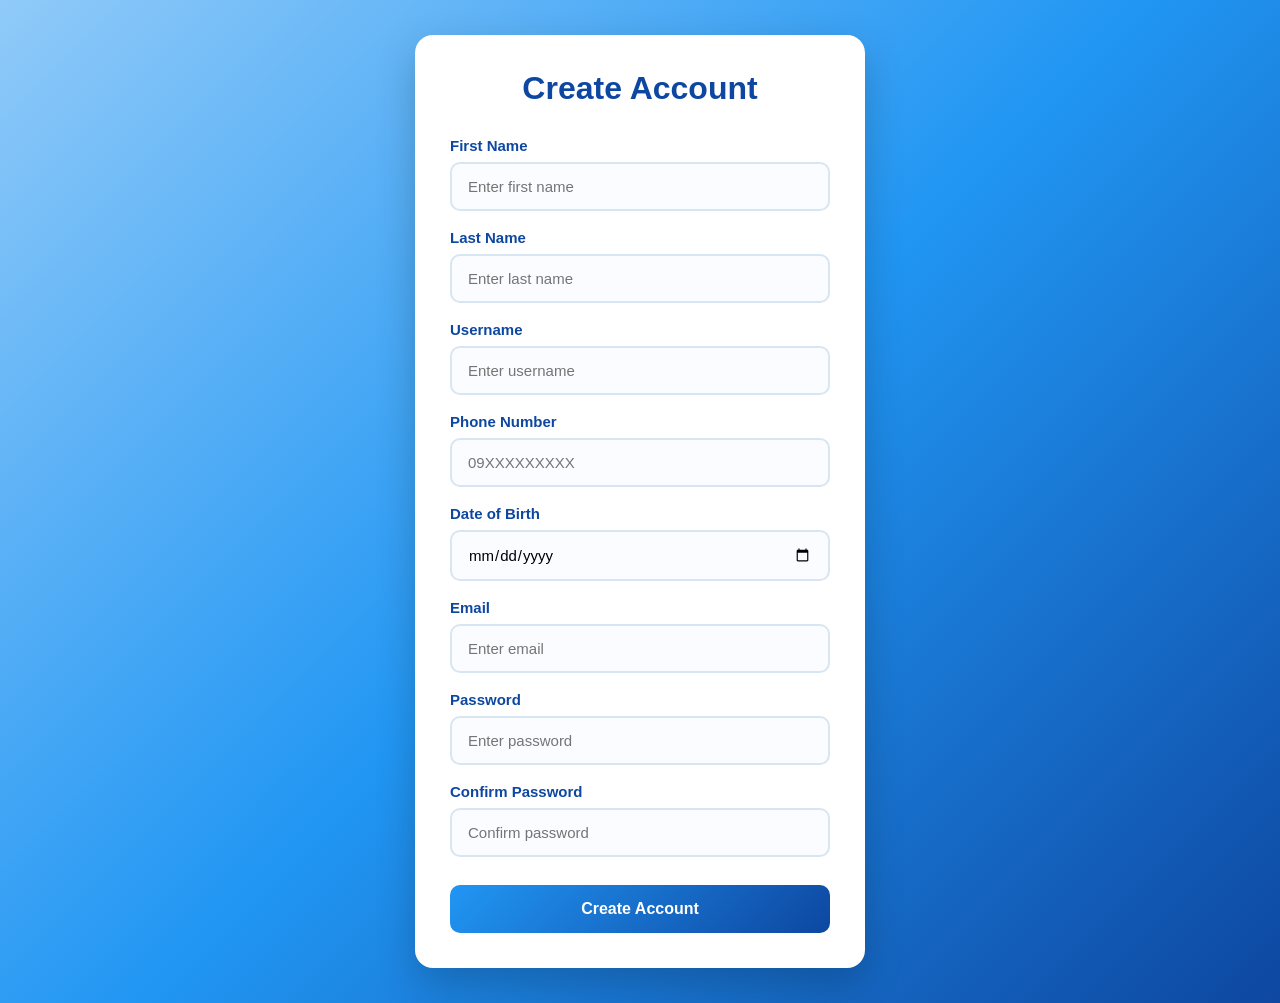
<file: form.html>
<!DOCTYPE html>
<html lang="en">
<head>
    <meta charset="UTF-8">
    <meta name="viewport" content="width=device-width, initial-scale=1.0">
    <title>Create Account</title>
    <link rel="stylesheet" href="form.css">
</head>
<body>

<section class="form">
    <div class="form-container">
        <div class="welcome">
            <h1>Create Account</h1>
        </div>

        <form class="create" id="registerForm" action="form.php" method="POST">

            <div class="form-row">
                <label for="fname">First Name</label>
                <input type="text" id="fname" name="fname" placeholder="Enter first name" required>
            </div>

            <div class="form-row">
                <label for="lname">Last Name</label>
                <input type="text" id="lname" name="lname" placeholder="Enter last name" required>
            </div>

            <div class="form-row">
                <label for="username">Username</label>
                <input type="text" id="username" name="username" placeholder="Enter username" required>
            </div>

            <div class="form-row">
                <label for="phone">Phone Number</label>
                <input type="tel" id="phone" name="phone" placeholder="09XXXXXXXXX" required>
            </div>

            <div class="form-row">
                <label for="dob">Date of Birth</label>
                <input type="date" id="dob" name="dob" required>
            </div>

            <div class="form-row">
                <label for="email">Email</label>
                <input type="email" id="email" name="email" placeholder="Enter email" required>
            </div>

            <div class="form-row">
                <label for="password">Password</label>
                <input type="password" id="password" name="password" placeholder="Enter password" required>
            </div>

            <div class="form-row">
                <label for="confirm_password">Confirm Password</label>
                <input type="password" id="confirm_password" name="confirm_password" placeholder="Confirm password" required>
            </div>

            <div class="button-container">
                <button  type="submit" value="Create Account">Create Account</button>
            </div>

        </form>
    </div>
</section>

</body>
</html>
</file>
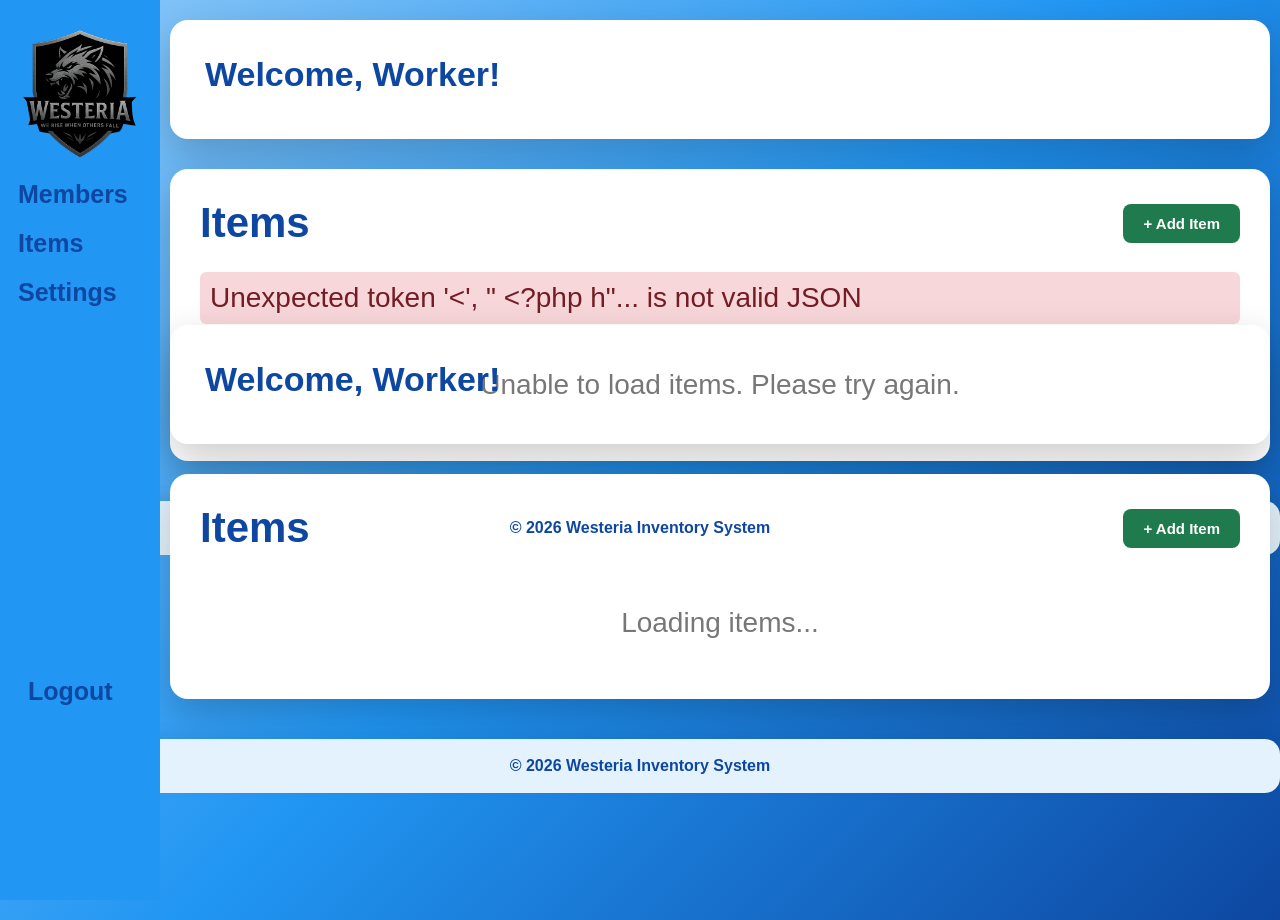
<file: items.html>
<!DOCTYPE html>
<html lang="en">
<head>
    <meta charset="UTF-8">
    <meta name="viewport" content="width=device-width, initial-scale=1.0">
    <title>Westerian Dashboard</title>
    <link rel="stylesheet" href="staffdash.css">

</head>
<!DOCTYPE html>
<html lang="en">
<head>
    <meta charset="UTF-8">
    <meta name="viewport" content="width=device-width, initial-scale=1.0">
    <title>Westerian Dashboard</title>
    <link rel="stylesheet" href="staffdash.css">
</head>

<body>

    <header class="navbar">
        <div class="logo">
            <img src="Westeria Logo with Fierce Wolf Emblem.png" alt="Westeria Logo">
        </div>

        <nav>
            <ul class="nav-links">
                <li><a href="staffdash.html">Members</a></li>
                <li><a href="items.html">Items</a></li>
                <li class="logout"><a href="login.html">Logout</a></li>
            </ul>
        </nav>
    </header>

    <main class="dashboard">

        <section class="hero">
            <h1>Welcome, Worker!</h1>
        </section>

        <section class="products">

            <div class="items-header">
                <h2>Items</h2>

                <button
                    type="button"
                    class="add-item-btn"
                    onclick="openAddItemModal()">
                    + Add Item
                </button>
            </div>

            <div id="message" class="message"></div>

            <div class="product" id="productList">
                <div class="empty-message">Loading items...</div>
            </div>

        </section>

    </main>

    <footer class="footer">
        <p>&copy; 2026 Westeria Inventory System</p>
    </footer>

    <div class="modal" id="addItemModal">

        <div class="modal-content">

            <div class="modal-header">
                <h2>Add Item</h2>

                <button
                    type="button"
                    class="close-btn"
                    onclick="closeAddItemModal()">
                    &times;
                </button>
            </div>

            <form id="addItemForm" enctype="multipart/form-data">

                <div class="form-group">
                    <label for="itemPicture">Item Picture</label>

                    <input
                        type="file"
                        id="itemPicture"
                        name="picture"
                        accept="image/*"
                        required>
                </div>

                <div class="form-group">
                    <label for="itemName">Item Name</label>

                    <input
                        type="text"
                        id="itemName"
                        name="name"
                        required>
                </div>

                <div class="form-group">
                    <label for="itemPrice">Price</label>

                    <input
                        type="text"
                        id="itemPrice"
                        name="price"
                        placeholder="Example: ₱100.00"
                        required>
                </div>

                <button type="submit" class="save-item-btn">
                    Save Item
                </button>

            </form>

        </div>

    </div>

<script>
"use strict";

const modal = document.getElementById("addItemModal");
const form = document.getElementById("addItemForm");
const productList = document.getElementById("productList");
const message = document.getElementById("message");

let messageTimer;

function openAddItemModal() {
    modal.style.display = "flex";
}

function closeAddItemModal() {
    modal.style.display = "none";
    form.reset();
}

window.addEventListener("click", function(event) {
    if (event.target === modal) {
        closeAddItemModal();
    }
});

function showMessage(text, type) {
    clearTimeout(messageTimer);

    message.textContent = text;
    message.className = "message " + type;
    message.style.display = "block";

    messageTimer = setTimeout(function() {
        message.style.display = "none";
    }, 4000);
}

function escapeHTML(value) {
    const div = document.createElement("div");
    div.textContent = String(value ?? "");
    return div.innerHTML;
}

async function loadItems() {
    productList.innerHTML = `
        <div class="empty-message">Loading items...</div>
    `;

    try {
        const response = await fetch(
            "process_items.php?action=list",
            { cache: "no-store" }
        );

        const data = await response.json();

        if (!response.ok || !data.success) {
            throw new Error(data.message || "Unable to load items.");
        }

        if (!Array.isArray(data.items)) {
            throw new Error("Invalid item list received from server.");
        }

        productList.innerHTML = "";

        if (data.items.length === 0) {
            productList.innerHTML = `
                <div class="empty-message">
                    No items have been added yet.
                </div>
            `;
            return;
        }

        data.items.forEach(function(item) {
            const itemId = Number(item.id);

            console.log("Item received from PHP:", item);
            console.log("Item ID:", item.id);

            const card = document.createElement("div");
            card.className = "product-card";

            const image = document.createElement("img");
            image.src = "data:image/jpeg;base64," + (item.picture || "");
            image.alt = String(item.name ?? "Item");

            const content = document.createElement("div");
            content.className = "product-content";

            const name = document.createElement("p");
            name.className = "category";
            name.textContent = item.name ?? "";

            const price = document.createElement("h3");
            price.textContent = "₱" + String(item.price ?? "");

            content.appendChild(name);
            content.appendChild(price);

            const buttonContainer = document.createElement("div");
            buttonContainer.className = "memberbutton";

            const removeButton = document.createElement("button");
            removeButton.type = "button";
            removeButton.className = "block remove-item-btn";
            removeButton.textContent = "Remove";

            if (!Number.isSafeInteger(itemId) || itemId <= 0) {
                removeButton.disabled = true;
                removeButton.title = "This item has no valid database ID.";
                console.error("Invalid item ID received:", item);
            } else {
                removeButton.addEventListener("click", function() {
                    removeItem(itemId, removeButton);
                });
            }

            buttonContainer.appendChild(removeButton);

            card.appendChild(image);
            card.appendChild(content);
            card.appendChild(buttonContainer);

            productList.appendChild(card);
        });

    } catch (error) {
        console.error("Load items error:", error);

        productList.innerHTML = `
            <div class="empty-message">
                Unable to load items. Please try again.
            </div>
        `;

        showMessage(error.message, "error");
    }
}

form.addEventListener("submit", async function(event) {
    event.preventDefault();

    const submitButton = form.querySelector(
        'button[type="submit"]'
    );

    const formData = new FormData(form);

    submitButton.disabled = true;
    submitButton.textContent = "Saving...";

    try {
        const response = await fetch("process_items.php", {
            method: "POST",
            body: formData
        });

        const data = await response.json();

        if (!response.ok || !data.success) {
            throw new Error(data.message || "Failed to add item.");
        }

        closeAddItemModal();

        showMessage("Item added successfully!", "success");

        await loadItems();

    } catch (error) {
        console.error("Add item error:", error);
        showMessage(error.message, "error");

    } finally {
        submitButton.disabled = false;
        submitButton.textContent = "Save Item";
    }
});

async function removeItem(id, button) {
    if (!Number.isSafeInteger(id) || id <= 0) {
        showMessage("Invalid item ID. Please reload the page.", "error");
        console.error("Invalid ID passed to removeItem:", id);
        return;
    }

    if (!confirm("Are you sure you want to remove this item?")) {
        return;
    }

    const originalText = button.textContent;
    button.disabled = true;
    button.textContent = "Removing...";

    try {
        const formData = new FormData();

        formData.append("action", "remove");
        formData.append("id", String(id));

        console.log("Sending removal request for item ID:", id);

        const response = await fetch("process_items.php", {
            method: "POST",
            body: formData
        });

        const data = await response.json();

        if (!response.ok || !data.success) {
            throw new Error(data.message || "Failed to remove item.");
        }

        showMessage("Item removed successfully!", "success");

        await loadItems();

    } catch (error) {
        console.error("Remove item error:", error);

        showMessage(error.message, "error");

        button.disabled = false;
        button.textContent = originalText;
    }
}

loadItems();

</script>

</body>
</html>


<body>

    <header class="navbar">
        <div class="logo">
            <img src="Westeria Logo with Fierce Wolf Emblem.png" alt="Westeria Logo">
        </div>

        <nav>
            <ul class="nav-links">
                <li><a href="staffdash.html">Members</a></li>
                <li><a href="items.html">Items</a></li>
                <li><a href="settings.html">Settings</a></li>
                <li class="logout"><a href="login.html">Logout</a></li>
            </ul>
        </nav>
    </header>

    <main class="dashboard">

        <section class="hero">
            <h1>Welcome, Worker!</h1>
        </section>

        <section class="products">

            <div class="items-header">
                <h2>Items</h2>

                <button class="add-item-btn" onclick="openAddItemModal()">
                    + Add Item
                </button>
            </div>

            <div id="message" class="message"></div>

            <div class="product" id="productList">
                <div class="empty-message">
                    Loading items...
                </div>
            </div>

        </section>

    </main>

    <footer class="footer">
        <p>&copy; 2026 Westeria Inventory System</p>
    </footer>



    <div class="modal" id="addItemModal">

        <div class="modal-content">

            <div class="modal-header">
                <h2>Add Item</h2>

                <button class="close-btn" onclick="closeAddItemModal()">
                    &times;
                </button>
            </div>

            <form id="addItemForm" enctype="multipart/form-data">

                <div class="form-group">
                    <label for="itemPicture">Item Picture</label>

                    <input
                        type="file"
                        id="itemPicture"
                        name="picture"
                        accept="image/*"
                        required
                    >
                </div>

                <div class="form-group">
                    <label for="itemName">Item Name</label>

                    <input
                        type="text"
                        id="itemName"
                        name="name"
                        required
                    >
                </div>

                <div class="form-group">
                    <label for="itemPrice">Price</label>

                    <input
                        type="text"
                        id="itemPrice"
                        name="price"
                        placeholder="Example: ₱100.00"
                        required
                    >
                </div>

                <button type="submit" class="save-item-btn">
                    Save Item
                </button>

            </form>

        </div>

    </div>


<script>

    const modal = document.getElementById("addItemModal");
    const form = document.getElementById("addItemForm");
    const productList = document.getElementById("productList");
    const message = document.getElementById("message");



    function openAddItemModal() {
        modal.style.display = "flex";
    }



    function closeAddItemModal() {
        modal.style.display = "none";
        form.reset();
    }



    window.onclick = function(event) {

        if (event.target === modal) {
            closeAddItemModal();
        }

    };



    async function loadItems() {

        try {

            const response = await fetch("process_items.php?action=list");

            const data = await response.json();

            if (!data.success) {
                throw new Error(data.message);
            }

            productList.innerHTML = "";

            if (data.items.length === 0) {

                productList.innerHTML = `
                    <div class="empty-message">
                        No items have been added yet.
                    </div>
                `;

                return;
            }


            data.items.forEach(item => {

                const card = document.createElement("div");

                card.className = "product-card";

                card.innerHTML = `

                    <img
                        src="data:image/jpeg;base64,${item.picture}"
                        alt="${escapeHTML(item.name)}"
                    >

                    <div class="product-content">

                        <p class="category">
                            ${escapeHTML(item.name)}
                        </p>

                        <h3>
                            ₱${escapeHTML(item.price)}
                        </h3>

                    </div>

                    <div class="memberbutton">

                        <button
                            class="block"
                            onclick="removeItem(${item.id})"
                        >
                            Remove
                        </button>

                    </div>
                `;

                productList.appendChild(card);

            });

        } catch (error) {

            productList.innerHTML = `
                <div class="empty-message">
                    Unable to load items.
                </div>
            `;

            showMessage(error.message, "error");
        }
    }


    form.addEventListener("submit", async function(event) {

        event.preventDefault();

        const formData = new FormData(form);

        try {

            const response = await fetch("process_items.php", {
                method: "POST",
                body: formData
            });

            const data = await response.json();

            if (!data.success) {
                throw new Error(data.message);
            }

            closeAddItemModal();

            showMessage("Item added successfully!", "success");

            loadItems();

        } catch (error) {

            showMessage(error.message, "error");

        }

    });



    async function removeItem(id) {

        if (!confirm("Are you sure you want to remove this item?")) {
            return;
        }

        try {

            const formData = new FormData();

            formData.append("action", "remove");
            formData.append("id", id);

            const response = await fetch("process_items.php", {
                method: "POST",
                body: formData
            });

            const data = await response.json();

            if (!data.success) {
                throw new Error(data.message);
            }

            showMessage("Item removed successfully!", "success");

            loadItems();

        } catch (error) {

            showMessage(error.message, "error");

        }
    }


    function showMessage(text, type) {

        message.textContent = text;

        message.className = "message " + type;

        message.style.display = "block";

        setTimeout(() => {
            message.style.display = "none";
        }, 3000);
    }



    function escapeHTML(text) {

        const div = document.createElement("div");

        div.textContent = text;

        return div.innerHTML;
    }



    loadItems();

</script>

</body>
</html>
</file>
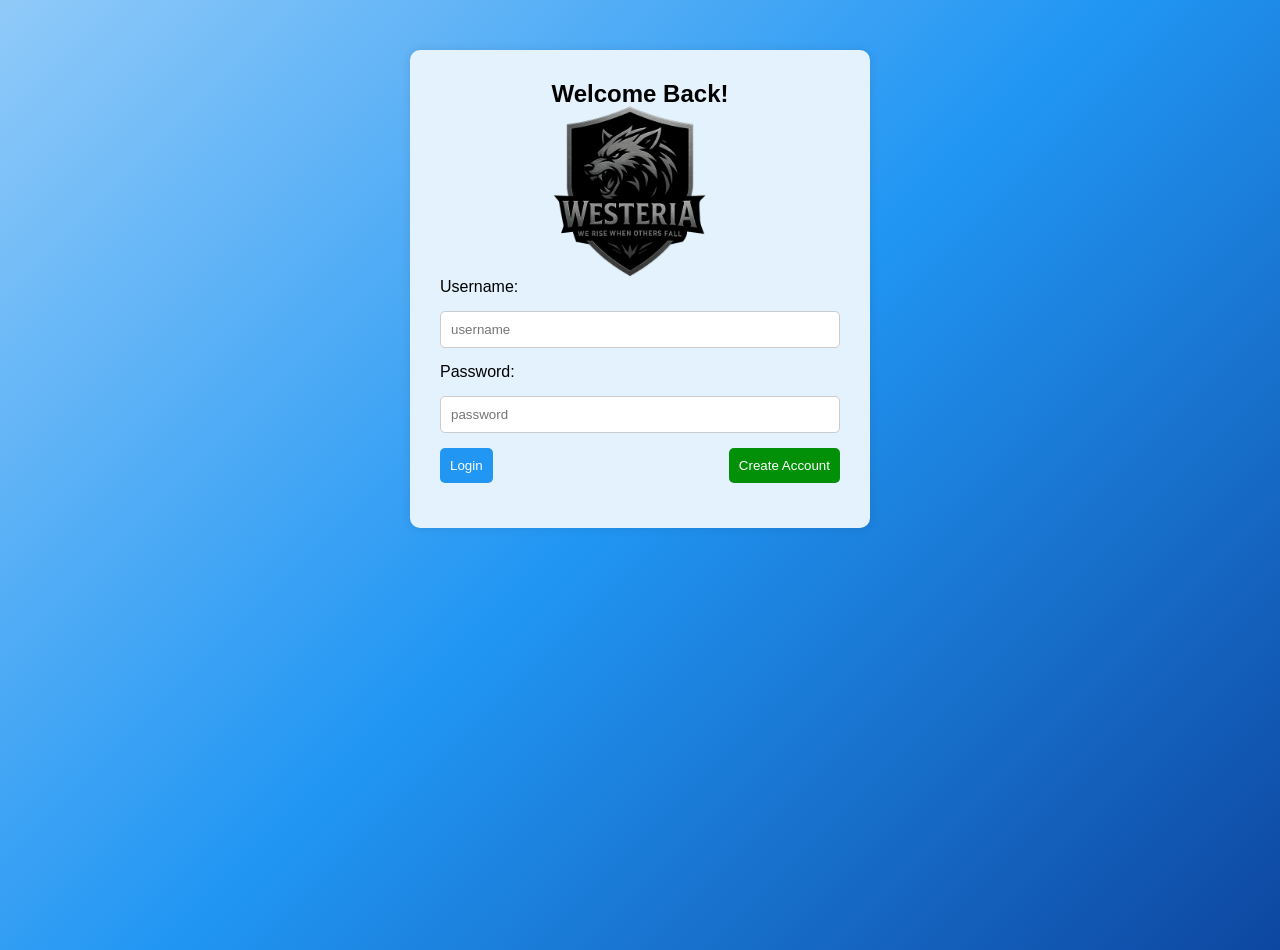
<file: login.html>
<!DOCTYPE html>
<html lang="en">
    <head>
        <meta charset="utf-8">
        <title>Login Page</title>
        <meta name="description" content="">
        <meta name="viewport" content="width=device-width, initial-scale=1">
        <link rel="stylesheet" href="style.css">
    </head>
    <body>
        
        <section class="form">
            <div class="form-container">
                <div class="welcome">
                    <h1>Welcome Back!</h1>
                </div>
                <form class="login-form" action="process_login.php" method="POST">
                    <div class="logo">
                        <img src="Westeria Logo with Fierce Wolf Emblem.png" alt="Logo">
                    </div>
        
                    <label for="username">Username:</label>
                    <input type="text" id="username" name="username" placeholder="username" required>
                    <label for="password">Password:</label>
                    <input type="password" id="password" name="password" placeholder="password" required>
                    <div class="button-container">
                        <button type="submit">Login</button>
                    </div>
                    <div class="create-account">
                        <button type="button" onclick="window.location.href='form.html'">Create Account</button>
                    </div>
                </form>

        </section>
    </body>
</html>
</file>
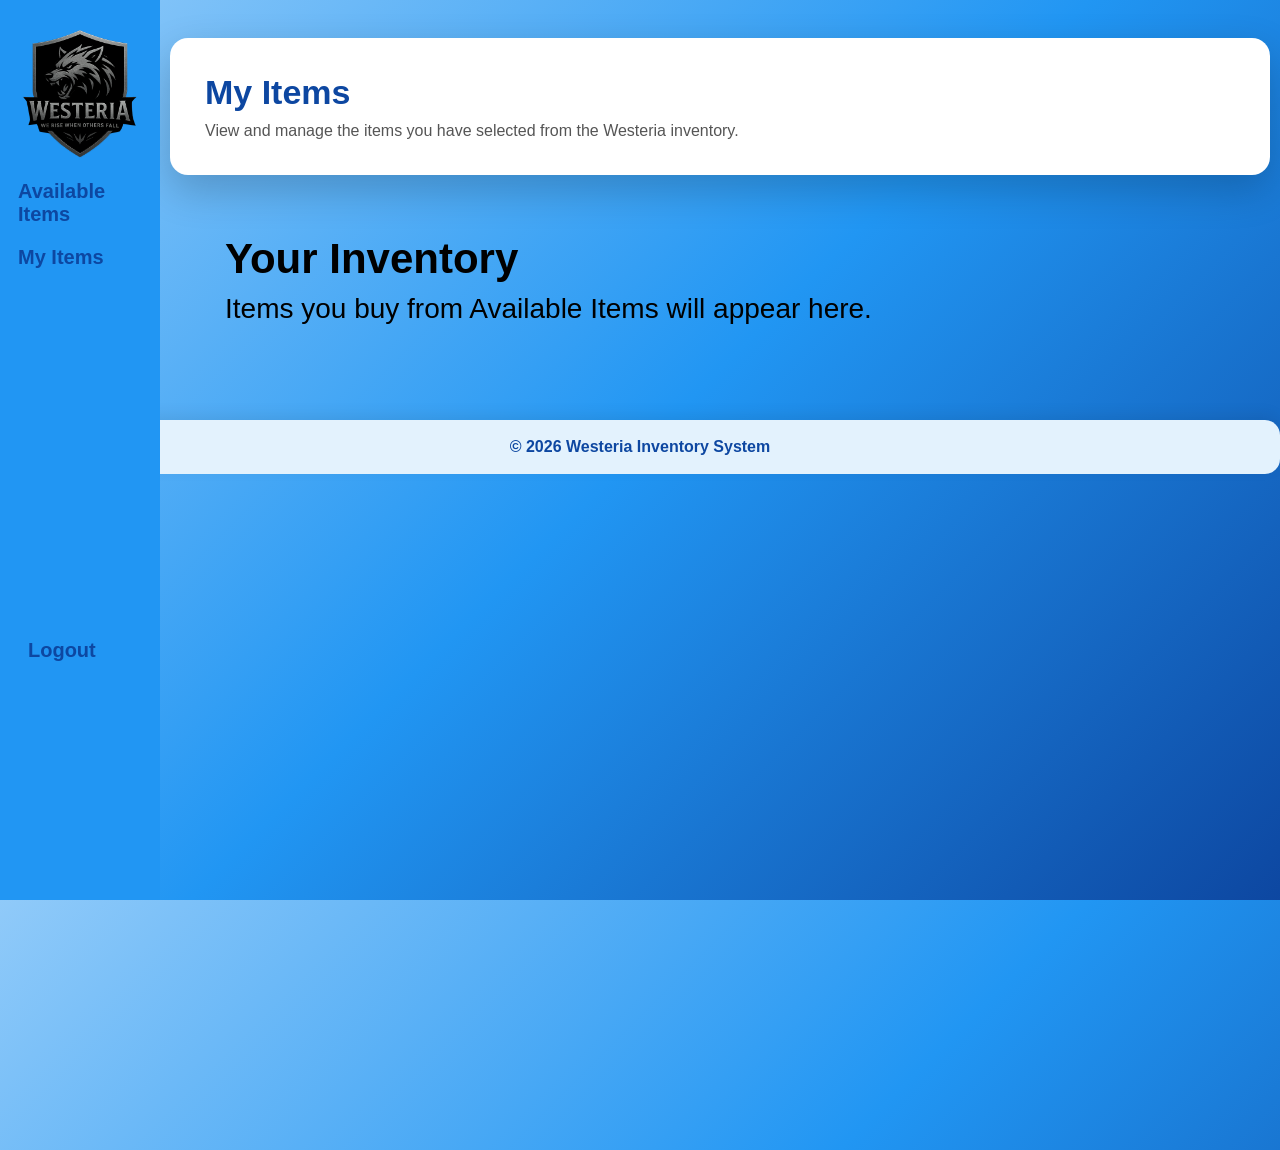
<file: myitems.html>
```html
<!DOCTYPE html>
<html lang="en">
<head>
    <meta charset="UTF-8">
    <meta name="viewport" content="width=device-width, initial-scale=1.0">

    <title>My Items | Westeria</title>

    <link rel="stylesheet" href="userdash.css">

</head>

<body>

    <header class="navbar">
        <div class="logo">
            <img
                src="Westeria Logo with Fierce Wolf Emblem.png"
                alt="Westeria Logo"
            >
        </div>

        <nav>
            <ul class="nav-links">
                <li>
                    <a href="userdash.html">Available Items</a>
                </li>

                <li>
                    <a href="myitems.html" aria-current="page">
                        My Items
                    </a>
                </li>

                <li class="logout">
                    <a href="login.html">Logout</a>
                </li>
            </ul>
        </nav>
    </header>

    <main class="dashboard">

        <section class="hero">
            <h1>My Items</h1>
            <p>
                View and manage the items you have selected
                from the Westeria inventory.
            </p>
        </section>

        <section class="myitems-section">

            <h2>Your Inventory</h2>

            <p class="myitems-description">
                Items you buy from Available Items will appear here.
            </p>

            <div
                id="myItemsMessage"
                role="status"
                aria-live="polite"
            ></div>

            

        </section>

    </main>

    <footer class="footer">
        <p>&copy; 2026 Westeria Inventory System</p>
    </footer>

    <script>
        "use strict";

        const myItemsList =
            document.getElementById("myItemsList");

        const myItemsMessage =
            document.getElementById("myItemsMessage");

        const retryButton =
            document.getElementById("retryButton");

        let isLoading = false;

        function formatPrice(value) {
            const price = Number(value);

            if (value === null || value === undefined ||
                String(value).trim() === "" ||
                !Number.isFinite(price)) {
                return "Price unavailable";
            }

            return price.toLocaleString("en-PH", {
                style: "currency",
                currency: "PHP"
            });
        }

        function getPicture(picture) {
            if (!picture) {
                return "";
            }

            const value = String(picture).trim();

            if (value.startsWith("data:image/")) {
                return value;
            }

            if (/^[A-Za-z0-9+/]+={0,2}$/.test(value)) {
                return "data:image/jpeg;base64," + value;
            }

            if (
                !value.startsWith("http://") &&
                !value.startsWith("https://") &&
                !value.startsWith("/") &&
                !value.startsWith("./") &&
                !value.startsWith("../")
            ) {
                return value;
            }

            return value;
        }

        function createItemCard(item) {
            const card = document.createElement("article");
            card.className = "myitem-card";

            const image = document.createElement("img");
            image.alt = String(item.name || "Inventory item");
            image.loading = "lazy";

            const picture = getPicture(item.picture);

            if (picture) {
                image.src = picture;

                image.addEventListener("error", function () {
                    image.removeAttribute("src");
                    image.alt = "Picture unavailable";
                });
            } else {
                image.alt = "No picture available";
            }

            const content = document.createElement("div");
            content.className = "myitem-content";

            const name = document.createElement("h3");
            name.textContent = String(item.name || "Unnamed Item");

            const price = document.createElement("p");
            price.className = "myitem-price";
            price.textContent = formatPrice(item.price);

            const status = document.createElement("span");
            status.className = "myitem-status";
            status.textContent = String(item.status || "Selected");

            content.append(name, price, status);

            if (item.date_added) {
                const date = document.createElement("p");
                date.className = "myitem-date";
                date.textContent =
                    "Added: " + String(item.date_added);

                content.appendChild(date);
            }

            card.append(image, content);

            return card;
        }

        async function loadMyItems() {
            if (isLoading) {
                return;
            }

            isLoading = true;
            retryButton.hidden = true;
            myItemsMessage.textContent = "";

            myItemsList.replaceChildren();

            const loading = document.createElement("p");
            loading.className = "empty-message";
            loading.textContent = "Loading your items...";

            myItemsList.appendChild(loading);

            try {
                const response = await fetch(
                    "process_items.php?action=myitems",
                    {
                        method: "GET",
                        cache: "no-store",
                        credentials: "same-origin",
                        headers: {
                            "Accept": "application/json"
                        }
                    }
                );

                const data = await response.json();

                if (!response.ok || !data.success) {
                    throw new Error(
                        data.message || "Unable to load your items."
                    );
                }

                if (!Array.isArray(data.items)) {
                    throw new Error("Invalid items received from server.");
                }

                myItemsList.replaceChildren();

                if (data.items.length === 0) {
                    const empty = document.createElement("p");
                    empty.className = "empty-message";
                    empty.textContent =
                        "You have no items yet. Visit Available Items to get started.";

                    myItemsList.appendChild(empty);
                    return;
                }

                const fragment = document.createDocumentFragment();

                data.items.forEach(function (item) {
                    fragment.appendChild(createItemCard(item));
                });

                myItemsList.appendChild(fragment);

            } catch (error) {
                console.error("My Items error:", error);

                myItemsList.replaceChildren();

                const message = document.createElement("p");
                message.className = "empty-message";
                message.textContent =
                    "No Items yet visit Available Items";

                myItemsList.appendChild(message);

                myItemsMessage.textContent =
                    error.message || "A server error occurred.";

                retryButton.hidden = false;

            } finally {
                isLoading = false;
            }
        }

        retryButton.addEventListener("click", loadMyItems);

        loadMyItems();
    </script>

</body>
</html>
</file>
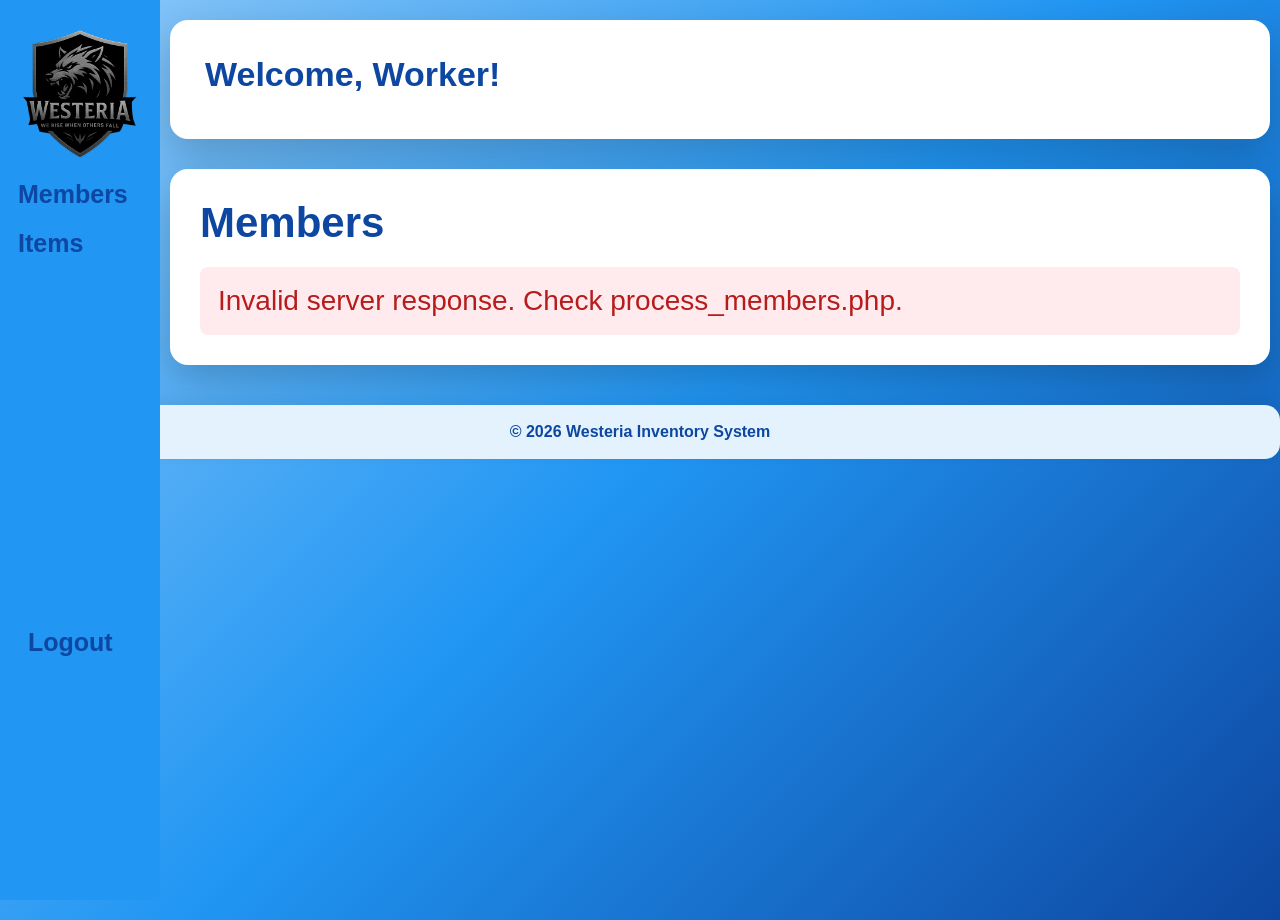
<file: staffdash.html>
<!DOCTYPE html>
<html lang="en">
<head>
    <meta charset="UTF-8">
    <meta name="viewport" content="width=device-width, initial-scale=1.0">
    <title>Westerian Dashboard</title>
    <link rel="stylesheet" href="staffdash.css">
    
</head>
<body>

    <header class="navbar">
        <div class="logo">
            <img src="Westeria Logo with Fierce Wolf Emblem.png" alt="Westeria Logo">
        </div>

        <nav>
            <ul class="nav-links">
                <li><a href="staffdash.html">Members</a></li>
                <li><a href="items.html">Items</a></li>
                <li class="logout"><a href="login.html">Logout</a></li>
            </ul>
        </nav>
    </header>

    <main class="dashboard">
        <section class="hero">
            <h1>Welcome, Worker!</h1>
        </section>

        <section class="products">
            <div class="members-heading">
                <h2>Members</h2>
            </div>

            <div id="notice" class="notice" role="status"></div>

            <div id="membersList" class="members-list">
                <div class="members-message">Loading members...</div>
            </div>
        </section>
    </main>

    <footer class="footer">
        <p>&copy; 2026 Westeria Inventory System</p>
    </footer>

    <script>
        "use strict";

        const membersList = document.getElementById("membersList");
        const notice = document.getElementById("notice");

        let refreshTimer;
        let noticeTimer;
        let isLoading = false;

        function showNotice(message, type) {
            clearTimeout(noticeTimer);
            notice.textContent = message;
            notice.className = "notice " + type;

            noticeTimer = setTimeout(function() {
                notice.className = "notice";
                notice.textContent = "";
            }, 3500);
        }

        async function apiRequest(url, options = {}) {
            const response = await fetch(url, options);
            let data;

            try {
                data = await response.json();
            } catch {
                throw new Error("Invalid server response. Check process_members.php.");
            }

            if (!response.ok || !data.success) {
                throw new Error(data.message || "The request failed.");
            }

            return data;
        }

        function createMemberCard(member) {
            const memberId = Number(member.id);
            const username = String(member.username ?? "Unknown user");
            const isBlocked = Number(member.is_blocked) === 1;

            const card = document.createElement("article");
            card.className = "member-card";

            if (isBlocked) {
                card.classList.add("blocked-card");
            }

            const avatar = document.createElement("div");
            avatar.className = "member-avatar";
            avatar.textContent = username.charAt(0).toUpperCase();

            const info = document.createElement("div");
            info.className = "member-info";

            const name = document.createElement("h3");
            name.textContent = username;

            const status = document.createElement("p");
            status.className = "member-status " + (isBlocked ? "blocked" : "active");
            status.textContent = isBlocked ? "Account Blocked" : "Account Active";

            const button = document.createElement("button");
            button.type = "button";
            button.className = "member-action " + (isBlocked ? "unblock" : "block");
            button.textContent = isBlocked ? "Unblock" : "Block";

            if (!Number.isSafeInteger(memberId) || memberId <= 0) {
                button.disabled = true;
                button.textContent = "Unavailable";
            } else {
                button.addEventListener("click", function() {
                    changeMemberStatus(memberId, username, isBlocked, button);
                });
            }

            info.append(name, status, button);
            card.append(avatar, info);

            return card;
        }

        async function loadMembers(showLoading = false) {
            if (isLoading) {
                return;
            }

            isLoading = true;

            if (showLoading) {
                membersList.replaceChildren();
                const loading = document.createElement("div");
                loading.className = "members-message";
                loading.textContent = "Loading members...";
                membersList.appendChild(loading);
            }

            try {
                const data = await apiRequest("process_members.php", {
                    method: "GET",
                    cache: "no-store"
                });

                if (!Array.isArray(data.members)) {
                    throw new Error("The server returned an invalid member list.");
                }

                const fragment = document.createDocumentFragment();

                data.members.forEach(function(member) {
                    fragment.appendChild(createMemberCard(member));
                });

                if (data.members.length === 0) {
                    const empty = document.createElement("div");
                    empty.className = "members-message";
                    empty.textContent = "No registered members found yet.";
                    fragment.appendChild(empty);
                }

                membersList.replaceChildren(fragment);
            } catch (error) {
                console.error("Member loading error:", error);

                if (membersList.children.length === 0 || showLoading) {
                    const errorMessage = document.createElement("div");
                    errorMessage.className = "members-message error";
                    errorMessage.textContent = error.message;
                    membersList.replaceChildren(errorMessage);
                }
            } finally {
                isLoading = false;
            }
        }

        async function changeMemberStatus(id, username, isBlocked, button) {
            const action = isBlocked ? "unblock" : "block";
            const question = isBlocked
                ? "Are you sure you want to unblock " + username + "?"
                : "Are you sure you want to block " + username + "?";

            if (!confirm(question)) {
                return;
            }

            const originalText = button.textContent;
            button.disabled = true;
            button.textContent = isBlocked ? "Unblocking..." : "Blocking...";

            const formData = new FormData();
            formData.append("action", action);
            formData.append("id", String(id));

            try {
                const data = await apiRequest("process_members.php", {
                    method: "POST",
                    body: formData
                });

                showNotice(data.message, "success");
                await loadMembers();
            } catch (error) {
                showNotice(error.message, "error");
                button.disabled = false;
                button.textContent = originalText;
            }
        }

        loadMembers(true);

        refreshTimer = setInterval(function() {
            loadMembers(false);
        }, 5000);

        window.addEventListener("beforeunload", function() {
            clearInterval(refreshTimer);
            clearTimeout(noticeTimer);
        });
    </script>

</body>
</html>
</file>
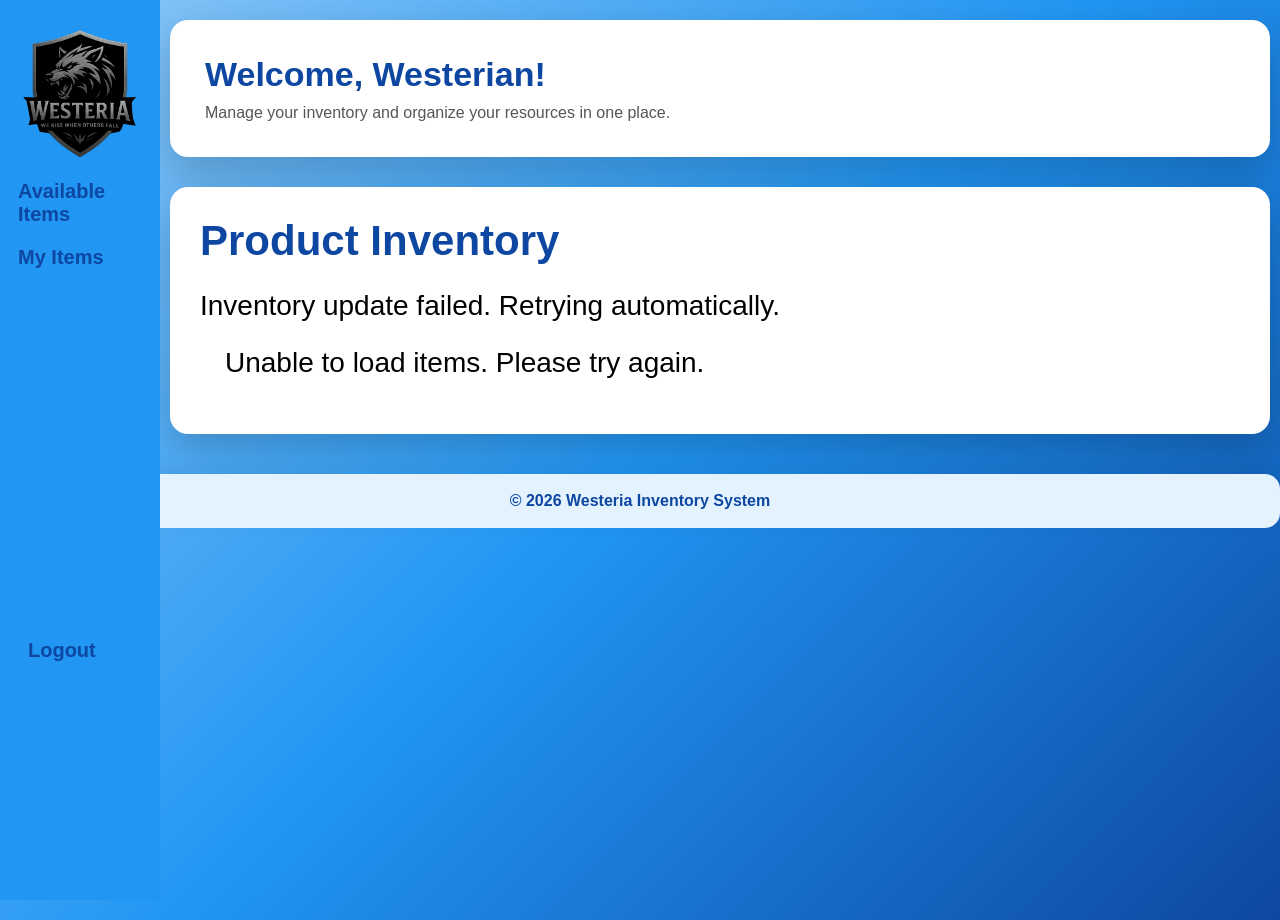
<file: userdash.html>
<!DOCTYPE html>
<html lang="en">
<head>
    <meta charset="UTF-8">
    <meta name="viewport" content="width=device-width, initial-scale=1.0">

    <title>Westerian Dashboard</title>

    <link rel="stylesheet" href="userdash.css">

</head>

<body>

    <header class="navbar">
        <div class="logo">
            <img
                src="Westeria Logo with Fierce Wolf Emblem.png"
                alt="Westeria Logo"
            >
        </div>

        <nav>
            <ul class="nav-links">
                <li><a href="userdash.html">Available Items</a></li>
                <li><a href="myitems.html">My Items</a></li>
                <li class="logout"><a href="login.html">Logout</a></li>
            </ul>
        </nav>
    </header>

    <main class="dashboard">

        <section class="hero">
            <h1>Welcome, Westerian!</h1>
            <p>Manage your inventory and organize your resources in one place.</p>
        </section>

        <section class="products">

            <h2>Product Inventory</h2>

            <div
                id="inventoryMessage"
                role="status"
                aria-live="polite"
            ></div>

            <div class="product" id="productList">
                <div class="empty-message">Loading items...</div>
            </div>

        </section>

    </main>

    <footer class="footer">
        <p>&copy; 2026 Westeria Inventory System</p>
    </footer>

    <script>
        "use strict";

        const productList = document.getElementById("productList");
        const inventoryMessage = document.getElementById("inventoryMessage");

        let refreshTimer;
        let isLoading = false;
        let isFirstLoad = true;

        async function buyItem(item, button) {
            if (!item.id) {
                alert("This item has no database ID. Please check your PHP response.");
                return;
            }

            const confirmed = confirm(
                "Do you want to buy " + String(item.name || "this item") + "?"
            );

            if (!confirmed) {
                return;
            }
            button.disabled = true;
            button.textContent = "Processing...";

            try {
                const response = await fetch(
                    "process_items.php?action=buy",
                    {
                        method: "POST",
                        cache: "no-store",
                        credentials: "same-origin",
                        headers: {
                            "Content-Type": "application/json",
                            "Accept": "application/json"
                        },
                        body: JSON.stringify({
                            item_id: item.id
                        })
                    }
                );

                let data;

                try {
                    data = await response.json();
                } catch {
                    throw new Error(
                        "Invalid server response. Check process_items.php."
                    );
                }

                if (!response.ok || !data.success) {
                    throw new Error(
                        data.message || "Unable to complete the purchase."
                    );
                }

                alert("Item successfully added to My Items!");

                window.location.href = "myitems.html";

            } catch (error) {
                console.error("Buy item error:", error);

                alert(error.message || "Something went wrong.");

                button.disabled = false;
                button.textContent = "Buy It";
            }
        }

        async function loadItems() {
            if (isLoading) {
                return;
            }

            isLoading = true;

            if (isFirstLoad) {
                productList.replaceChildren();

                const loading = document.createElement("div");
                loading.className = "empty-message";
                loading.textContent = "Loading items...";

                productList.appendChild(loading);
            }

            try {
                const response = await fetch(
                    "process_items.php?action=list",
                    {
                        method: "GET",
                        cache: "no-store",
                        credentials: "same-origin"
                    }
                );

                let data;

                try {
                    data = await response.json();
                } catch {
                    throw new Error(
                        "Invalid server response. Check process_items.php."
                    );
                }

                if (!response.ok || !data.success) {
                    throw new Error(
                        data.message || "Unable to load inventory."
                    );
                }

                if (!Array.isArray(data.items)) {
                    throw new Error("Invalid inventory data received.");
                }

                const fragment = document.createDocumentFragment();

                if (data.items.length === 0) {
                    const empty = document.createElement("div");
                    empty.className = "empty-message";
                    empty.textContent = "No items are available yet.";

                    fragment.appendChild(empty);
                }

                data.items.forEach(function(item) {
                    const card = document.createElement("div");
                    card.className = "product-card";

                    const image = document.createElement("img");

                    image.alt = String(item.name || "Inventory item");
                    image.loading = "lazy";

                    if (item.picture) {
                        const picture = String(item.picture);

                        image.src = picture.startsWith("data:image/")
                            ? picture
                            : "data:image/jpeg;base64," + picture;
                    } else {
                        image.alt = "No picture available";
                    }

                    image.addEventListener("error", function() {
                        image.removeAttribute("src");
                        image.alt = "Picture unavailable";
                    });

                    const content = document.createElement("div");
                    content.className = "product-content";

                    const category = document.createElement("p");
                    category.className = "category";
                    category.textContent = "Inventory Item";

                    const name = document.createElement("h3");
                    name.textContent = String(item.name || "Unnamed Item");

                    const price = document.createElement("p");
                    price.className = "item-price";

                    const rawPrice = String(item.price ?? "");

                    price.textContent = rawPrice.startsWith("₱")
                        ? rawPrice
                        : "₱" + rawPrice;

                    // Create the Buy It button.
                    const buyButton = document.createElement("button");
                    buyButton.type = "button";
                    buyButton.className = "buy-button";
                    buyButton.textContent = "Buy It";

                    buyButton.addEventListener("click", function() {
                        buyItem(item, buyButton);
                    });

                    content.append(
                        category,
                        name,
                        price,
                        buyButton
                    );

                    card.append(image, content);
                    fragment.appendChild(card);
                });

                productList.replaceChildren(fragment);

                inventoryMessage.textContent = "";
                isFirstLoad = false;

            } catch (error) {
                console.error("Inventory loading error:", error);

                if (isFirstLoad) {
                    productList.replaceChildren();

                    const errorMessage = document.createElement("div");
                    errorMessage.className = "empty-message";
                    errorMessage.textContent =
                        "Unable to load items. Please try again.";

                    productList.appendChild(errorMessage);
                }

                inventoryMessage.textContent =
                    "Inventory update failed. Retrying automatically.";

            } finally {
                isLoading = false;
            }
        }

        loadItems();

        refreshTimer = setInterval(function() {
            loadItems();
        }, 3000);

        window.addEventListener("beforeunload", function() {
            clearInterval(refreshTimer);
        });
    </script>

</body>
</html>
</file>
<file: form.css>
:root{
    --primary:#ffffff;
    --second:#E3F2FD;
    --third:#90CAF9;
    --fourth:#2196F3;
    --fifth:#0D47A1;
    --sixth:#1565C0;
}

*{
    margin:0;
    padding:0;
    box-sizing:border-box;
    font-family:Arial, Helvetica, sans-serif;
}

body{
    min-height:100vh;
    display:flex;
    justify-content:center;
    align-items:center;
    background:linear-gradient(135deg,#90CAF9,#2196F3,#0D47A1);
}

.form{
    width:100%;
    max-width:520px;
    padding:35px;
}

.form-container{
    background:var(--primary);
    border-radius:18px;
    padding:35px;
    box-shadow:0 15px 40px rgba(0,0,0,.2);
}

.welcome{
    text-align:center;
    margin-bottom:30px;
}

.welcome h1{
    color:var(--fifth);
    margin-bottom:8px;
    font-size:32px;
}


.create{
    display:flex;
    flex-direction:column;
    gap:18px;
}

.form-row{
    display:flex;
    flex-direction:column;
    gap:8px;
}

.form-row label{
    color:var(--fifth);
    font-weight:600;
    font-size:15px;
}

.form-row input{
    width:100%;
    padding:14px 16px;
    border:2px solid #d8e5f2;
    border-radius:10px;
    outline:none;
    font-size:15px;
    transition:.3s;
    background:#fafcff;
}


.button-container{
    margin-top:10px;
}

.button-container button{
    width:100%;
    padding:15px;
    border:none;
    border-radius:10px;
    background:linear-gradient(135deg,#2196F3,#0D47A1);
    color:white;
    font-size:16px;
    font-weight:bold;
    cursor:pointer;
    transition:.3s;
}
</file>
<file: staffdash.css>
:root{
    --primary:#ffffff;
    --second:#E3F2FD;
    --third:#90CAF9;
    --fourth:#2196F3;
    --fifth:#0D47A1;
    --sixth:#1565C0;
}

*{
    margin:0;
    padding:0;
    box-sizing:border-box;
    font-family:Arial, Helvetica, sans-serif;
}

body{
    background:linear-gradient(135deg,#90CAF9,#2196F3,#0D47A1);
    min-height:100vh;
}





.logo img {
    width: 150px;
    height: 150px;
    object-fit: contain;
    display: block;
    align-items: center;
    margin: 0 auto;
}
.navbar{
  height: 100%;
  width: 160px;
  position: fixed;
  z-index: 1;
  top: 0;
  left: 0;
  background: var(--fourth);
  overflow-x: hidden;
  padding-top: 20px;
    
}

.nav-links a {
  padding: 6px 8px 6px 16px;
  text-decoration: none;
  font-size: 25px;
  display: block;
  text-decoration:none;
    color:var(--fifth);
    padding:10px 18px;
    border-radius:8px;
    font-weight:600;
    transition:.3s;
}

.nav-links a:hover {
  color: var(--third);
}

.logout {
    transition:.3s;
    margin-top: 350px;
    width: 150px;
    padding-left: 10px;
    color: var(--primary);
}


.dashboard{
    margin-top: 20px;
     margin-left: 160px;
  font-size: 28px; 
  padding: 0px 10px;
}

.hero{
    background:var(--primary);
    border-radius:18px;
    padding:35px;
    box-shadow:0 15px 40px rgba(0,0,0,.2);
    margin-bottom:30px;
}

.hero h1{
    color:var(--fifth);
    font-size:34px;
    margin-bottom:10px;
}

.hero p{
    color:#555;
    font-size:16px;
}

.products{
    background:var(--primary);
    border-radius:18px;
    padding:30px;
    box-shadow:0 15px 40px rgba(0,0,0,.2);
}

.products h2{
    color:var(--fifth);
    margin-bottom:25px;
}

.product{
    display:flex;
    flex-wrap:wrap;
    gap:25px;
}

.product-card{
    background:var(--second);
    border-radius:15px;
    overflow:hidden;
    transition:.3s;
}

.product-card img{
    width:200px;
    height:200px;
    object-fit:cover;
    padding:20px;
    margin:0 auto;
}

.product-content{
    padding:20px;
    margin-bottom:10px;
}
.memberbutton {
     display: flex; 
     gap: 5px;
     margin-top: 12px; 
    } 

     .memberbutton button { 
        padding: 8px 18px; 
        border: none; 
        border-radius: 5px; 
        font-size: 14px; 
        font-weight: bold; 
        cursor: pointer; 
        transition: 0.2s ease; 
    }

        .block { 
            background-color: #c62828; 
            color: white; 
        }
        
        .block:hover { 
            background-color: #a51f1f; 
        }
        
        .unblock { 
            background-color: #2e7d32; 
            color: white; 
        }
        
 .unblock:hover {
     background-color: #1f5c24; 
    }

.category{
    color:#666;
    font-size:14px;
    margin-bottom:6px;
}

.product-content h3{
    color:var(--fifth);
    font-size:20px;
}
        .items-header {
            display: flex;
            justify-content: space-between;
            align-items: center;
            margin-bottom: 25px;
        }

        .items-header h2 {
            margin: 0;
        }

        .add-item-btn {
            background: #1f7a4d;
            color: white;
            border: none;
            padding: 11px 20px;
            border-radius: 8px;
            font-size: 15px;
            font-weight: bold;
            cursor: pointer;
            transition: 0.2s;
        }

        .add-item-btn:hover {
            background: #155c39;
            transform: translateY(-1px);
        }

        .product {
            display: flex;
            flex-wrap: wrap;
            gap: 20px;
        }

        .modal {
            display: none;
            position: fixed;
            z-index: 1000;
            left: 0;
            top: 0;
            width: 100%;
            height: 100%;
            background: rgba(0, 0, 0, 0.65);

            align-items: center;
            justify-content: center;
        }

        .modal-content {
            background: white;
            width: 90%;
            max-width: 500px;
            border-radius: 12px;
            padding: 25px;
            box-shadow: 0 10px 40px rgba(0,0,0,0.3);
            animation: popup 0.2s ease;
        }

        @keyframes popup {
            from {
                opacity: 0;
                transform: scale(0.9);
            }

            to {
                opacity: 1;
                transform: scale(1);
            }
        }

        .modal-header {
            display: flex;
            justify-content: space-between;
            align-items: center;
            margin-bottom: 20px;
        }

        .modal-header h2 {
            margin: 0;
        }

        .close-btn {
            background: none;
            border: none;
            font-size: 28px;
            cursor: pointer;
            color: #555;
        }

        .form-group {
            margin-bottom: 18px;
        }

        .form-group label {
            display: block;
            margin-bottom: 7px;
            font-weight: bold;
        }

        .form-group input {
            width: 100%;
            box-sizing: border-box;
            padding: 11px;
            border: 1px solid #ccc;
            border-radius: 7px;
            font-size: 15px;
        }

        .save-item-btn {
            width: 100%;
            background: #1f7a4d;
            color: white;
            border: none;
            padding: 12px;
            border-radius: 7px;
            font-size: 16px;
            font-weight: bold;
            cursor: pointer;
        }

        .save-item-btn:hover {
            background: #155c39;
        }

        .product-card {
            width: 220px;
        }

        .product-card img {
            width: 100%;
            height: 180px;
            object-fit: cover;
            border-radius: 8px;
        }

        .empty-message {
            width: 100%;
            text-align: center;
            color: #777;
            padding: 30px;
        }

        .message {
            margin-bottom: 15px;
            padding: 10px;
            border-radius: 6px;
            display: none;
        }

        .success {
            background: #d4edda;
            color: #155724;
        }

        .error {
            background: #f8d7da;
            color: #721c24;
        }



        .members-heading {
            display: flex;
            align-items: center;
            justify-content: space-between;
            gap: 12px;
            margin-bottom: 20px;
        }

        .members-heading h2 {
            margin: 0;
        }

        .refresh-info {
            font-size: 13px;
            color: #666;
        }

        .members-list {
            display: grid;
            grid-template-columns: repeat(auto-fit, minmax(240px, 1fr));
            gap: 20px;
        }

        .member-card {
            display: flex;
            align-items: center;
            gap: 14px;
            padding: 20px;
            border: 1px solid #d9e2ef;
            border-radius: 14px;
            background: #fff;
            box-shadow: 0 4px 12px rgba(0, 0, 0, 0.06);
            transition: background 0.25s, border-color 0.25s;
        }

        .member-card.blocked-card {
            background: #f1f1f1;
            border-color: #c7c7c7;
        }

        .member-avatar {
            display: flex;
            flex-shrink: 0;
            align-items: center;
            justify-content: center;
            width: 48px;
            height: 48px;
            border-radius: 50%;
            background: #2196f3;
            color: #fff;
            font-size: 20px;
            font-weight: bold;
        }

        .blocked-card .member-avatar {
            background: #858585;
        }

        .member-info {
            flex: 1;
            min-width: 0;
        }

        .member-info h3 {
            margin: 0 0 7px;
            overflow-wrap: anywhere;
            font-size: 17px;
        }

        .member-status {
            margin: 0;
            font-size: 13px;
            font-weight: bold;
        }

        .member-status.active {
            color: #168044;
        }

        .member-status.blocked {
            color: #777;
        }

        .member-action {
            margin-top: 12px;
            padding: 9px 16px;
            border: none;
            border-radius: 7px;
            background: #bb0000;
            color: #fff;
            font-weight: bold;
            cursor: pointer;
            transition: background 0.2s, transform 0.2s;
        }

        .member-action:hover {
            background: #ff0000;
            transform: translateY(-1px);
        }

        .member-action.unblock {
            background: #00850b;
            color: #fff;
        }

        .member-action.unblock:hover {
            background: #004c06;
        }

        .member-action:disabled {
            cursor: wait;
            opacity: 0.65;
            transform: none;
        }

        .members-message {
            padding: 18px;
            border-radius: 8px;
            background: #f3f6fa;
            color: #444;
        }

        .members-message.error {
            background: #ffebee;
            color: #b71c1c;
        }

        .notice {
            margin-bottom: 16px;
            padding: 12px 16px;
            border-radius: 8px;
            display: none;
        }

        .notice.success {
            display: block;
            background: #e8f5e9;
            color: #1b5e20;
        }

        .notice.error {
            display: block;
            background: #ffebee;
            color: #b71c1c;
        }

        @media (max-width: 600px) {
            .members-heading {
                align-items: flex-start;
                flex-direction: column;
            }

            .members-list {
                grid-template-columns: 1fr;
            }
        }

        
.footer{
    margin-top:40px;
    background:var(--primary);
    text-align:center;
    padding:18px;
    color:var(--fifth);
    font-weight:600;
    box-shadow:0 -5px 15px rgba(0,0,0,.08);
    background:var(--second);
    border-radius:15px;
    overflow:hidden;
    transition:.3s;
    margin-bottom:-250px;
}
</file>
<file: style.css>
:root{
    --primary: #fff;
    --second: #E3F2FD;
    --third: #90CAF9;
    --fourth: #2196F3;
    --fifth: #0D47A1;
    --sixth: #029009;

}
*{
    margin: 0;
    padding: 0;
}
body{
    font-family: 'Poppins', sans-serif;
    background:linear-gradient(135deg,#90CAF9,#2196F3,#0D47A1);
    min-height:100vh;
}
.form{
    width: 400px;
    margin: 50px auto;
    background-color: var(--second);
    padding: 30px;
    border-radius: 10px;
    box-shadow: 0 0 10px rgba(0,0,0,0.1);
    float: center;
}
.form-container{
    display: flex;
    flex-direction: column;
    gap: 15px;
}
.login-form{
    display: flex;
    flex-direction: column;
    gap: 15px;
}
.login-form input{
    padding: 10px;
    border: 1px solid #ccc;
    border-radius: 5px;
}
.button-container button{
    display: flex;
    justify-content: space-between;
    align-items: center;
    padding: 10px;
    background-color: var(--fourth);
    color: var(--primary);
    border: none;
    border-radius: 5px;
    cursor: pointer;
}

.create-account button{
    display: flex;
    justify-content: space-between;
    align-items: center;
    padding: 10px;
    background-color: var(--sixth);
    color: var(--primary);
    border: none;
    border-radius: 5px;
    cursor: pointer;
    float: right;
    margin-top: -50px;
}

.welcome{
    text-align: center;
    margin-bottom: 20px;
    
}
.logo{
    display: block;
    margin: 0 auto 20px;
    width: 100px;
    height: 100px;
}
.logo img{
    display: flex;
    justify-content: center;
    width: 200px;
    height:200px;
    justify-content: center;
    margin-left: -60px;
    margin-top: -50px;
}
</file>
<file: userdash.css>
:root{
    --primary:#ffffff;
    --second:#E3F2FD;
    --third:#90CAF9;
    --fourth:#2196F3;
    --fifth:#0D47A1;
    --sixth:#1565C0;
}

*{
    margin:0;
    padding:0;
    box-sizing:border-box;
    font-family:Arial, Helvetica, sans-serif;
}

body{
    background:linear-gradient(135deg,#90CAF9,#2196F3,#0D47A1);
    min-height:100vh;
}





.logo img {
    width: 150px;
    height: 150px;
    object-fit: contain;
    display: block;
    align-items: center;
    margin: 0 auto;
}
.navbar{
  height: 100%;
  width: 160px;
  position: fixed;
  z-index: 1;
  top: 0;
  left: 0;
  background: var(--fourth);
  overflow-x: hidden;
  padding-top: 20px;
    
}

.nav-links a {
  padding: 6px 8px 6px 16px;
  text-decoration: none;
  font-size: 20px;
  display: block;
  text-decoration:none;
    color:var(--fifth);
    padding:10px 18px;
    border-radius:8px;
    font-weight:600;
    transition:.3s;
}

.nav-links a:hover {
  color: var(--third);
}

.logout {
    transition:.3s;
    margin-top: 350px;
    width: 150px;
    padding-left: 10px;
    color: var(--primary);
}


.dashboard{
    margin-top: 20px;
     margin-left: 160px;
  font-size: 28px; 
  padding: 0px 10px;
}

.hero{
    background:var(--primary);
    border-radius:18px;
    padding:35px;
    box-shadow:0 15px 40px rgba(0,0,0,.2);
    margin-bottom:30px;
}

.hero h1{
    color:var(--fifth);
    font-size:34px;
    margin-bottom:10px;
}

.hero p{
    color:#555;
    font-size:16px;
}

.products{
    background:var(--primary);
    border-radius:18px;
    padding:30px;
    box-shadow:0 15px 40px rgba(0,0,0,.2);
}

.products h2{
    color:var(--fifth);
    margin-bottom:25px;
}

.product{
    display:flex;
    flex-wrap:wrap;
    gap:25px;
}

.product-card{
    background:var(--second);
    border-radius:15px;
    overflow:hidden;
    transition:.3s;
}

.product-card img{
    width:200px;
    height:200px;
    object-fit:cover;
    padding:20px;
    margin:0 auto;
}

.product-content{
    padding:20px;
    margin-bottom:10px;
}

.category{
    color:#666;
    font-size:14px;
    margin-bottom:6px;
}

.product-content h3{
    color:var(--fifth);
    font-size:20px;
}

        .myitems-section {
            padding: 30px 5%;
        }

        .myitems-section h2 {
            margin-bottom: 10px;
        }

        .myitems-description {
            margin-bottom: 25px;
        }

        .myitems-grid {
            display: grid;
            grid-template-columns: repeat(
                auto-fill,
                minmax(220px, 1fr)
            );
            gap: 25px;
            margin-top: 25px;
        }

        .myitem-card {
            background: white;
            border-radius: 12px;
            overflow: hidden;
            box-shadow: 0 4px 12px rgba(0, 0, 0, 0.10);
        }

        .myitem-card img {
            display: block;
            width: 100%;
            height: 190px;
            object-fit: cover;
            background: #eeeeee;
        }

        .myitem-content {
            padding: 18px;
        }

        .myitem-content h3 {
            margin: 8px 0;
            overflow-wrap: anywhere;
        }

        .myitem-price {
            font-weight: bold;
            font-size: 18px;
            margin: 10px 0;
        }

        .myitem-status {
            display: inline-block;
            padding: 6px 12px;
            border-radius: 20px;
            background: #e0f2e8;
            color: #166534;
            font-size: 13px;
            margin-top: 5px;
        }

        .myitem-date {
            font-size: 13px;
            color: #666;
            margin-top: 10px;
        }

        .empty-message {
            padding: 25px;
            text-align: center;
        }

        #myItemsMessage {
            margin: 15px 0;
        }

        .retry-button {
            padding: 10px 18px;
            border: none;
            border-radius: 6px;
            cursor: pointer;
            margin-top: 12px;
        }

        @media (max-width: 600px) {
            .myitems-section {
                padding: 20px 4%;
            }

            .myitems-grid {
                grid-template-columns: 1fr;
            }
        }

        .buy-button {
            display: block;
            width: 100%;
            margin-top: 15px;
            padding: 12px;
            border: none;
            border-radius: 8px;
            background: #183d2b;
            color: white;
            font-size: 15px;
            font-weight: bold;
            cursor: pointer;
            transition: background 0.2s ease;
        }

        .buy-button:hover {
            background: #276342;
        }

        .buy-button:disabled {
            opacity: 0.6;
            cursor: not-allowed;
        }

.footer{
    margin-top:40px;
    background:var(--primary);
    text-align:center;
    padding:18px;
    color:var(--fifth);
    font-weight:600;
    box-shadow:0 -5px 15px rgba(0,0,0,.08);
    background:var(--second);
    border-radius:15px;
    overflow:hidden;
    transition:.3s;
    margin-bottom:-250px;
}
</file>
